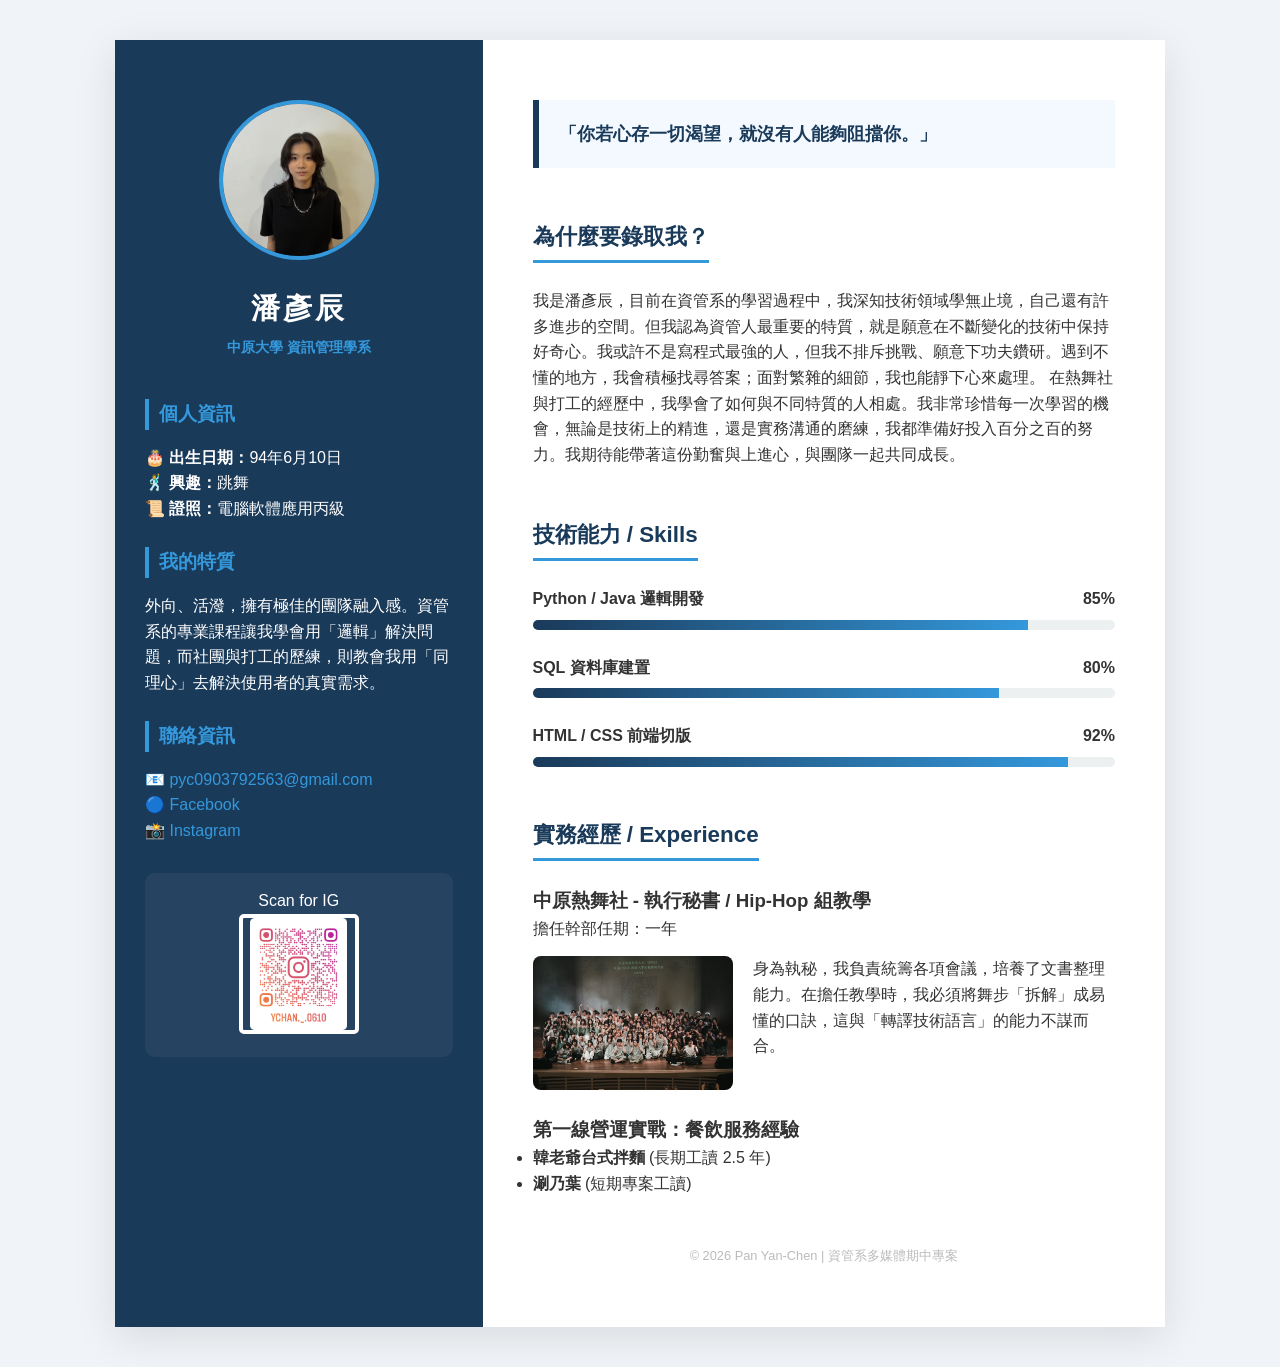
<file: index.html>
<!DOCTYPE html>
<html lang="zh-TW">
<head>
    <meta charset="UTF-8">
    <meta name="viewport" content="width=device-width, initial-scale=1.0">
    <title>潘彥辰 | 個人期中履歷</title>
    <link rel="stylesheet" href="style.css">
</head>
<body>
    <div class="resume-container">
        
        <aside class="sidebar">
            <header class="profile-header">
                <div class="profile-photo">
                    <img src="images/me.jpg" alt="潘彥辰">
                </div>
                <h1>潘彥辰</h1>
                <p class="school-info">中原大學 資訊管理學系</p>
            </header>

            <nav class="sidebar-nav">
                <section class="contact-section">
                    <h3>個人資訊</h3>
                    <ul>
                        <li>🎂 <strong>出生日期：</strong>94年6月10日</li>
                        <li>🕺 <strong>興趣：</strong>跳舞</li>
                        <li>📜 <strong>證照：</strong>電腦軟體應用丙級</li>
                    </ul>
                </section>

                <section class="personality">
                    <br>
                    <h3>我的特質</h3>
                    <p>外向、活潑，擁有極佳的團隊融入感。資管系的專業課程讓我學會用「邏輯」解決問題，而社團與打工的歷練，則教會我用「同理心」去解決使用者的真實需求。</p>
                </section>

                <section class="contact-section">
                    <br>
                    <h3>聯絡資訊</h3>
                    <ul>
                        <li>📧 <a href="mailto:pyc0903792563@gmail.com">pyc0903792563@gmail.com</a></li>
                        <li>🔵 <a href="https://www.facebook.com/profile.php?id=100006987975552" target="_blank">Facebook</a></li>
                        <li>📸 <a href="https://www.instagram.com/ychan._.0610/" target="_blank">Instagram</a></li>
                    </ul>
                    <div class="qr-code-area">
                        <p>Scan for IG</p>
                        <img src="images/ig.png" alt="IG QR Code">
                    </div>
                </section>
            </nav>
        </aside>

        <main class="main-content">
            <section class="slogan-block">
                <blockquote>「你若心存一切渴望，就沒有人能夠阻擋你。」</blockquote>
            </section>

            <section class="content-block">
                <br>
                <br>
                <h2 class="section-title">為什麼要錄取我？</h2>
                <p>我是潘彥辰，目前在資管系的學習過程中，我深知技術領域學無止境，自己還有許多進步的空間。但我認為資管人最重要的特質，就是願意在不斷變化的技術中保持好奇心。我或許不是寫程式最強的人，但我不排斥挑戰、願意下功夫鑽研。遇到不懂的地方，我會積極找尋答案；面對繁雜的細節，我也能靜下心來處理。
在熱舞社與打工的經歷中，我學會了如何與不同特質的人相處。我非常珍惜每一次學習的機會，無論是技術上的精進，還是實務溝通的磨練，我都準備好投入百分之百的努力。我期待能帶著這份勤奮與上進心，與團隊一起共同成長。</p>
            </section>

            <section class="content-block">
                <h2 class="section-title">技術能力 / Skills</h2>
                <div class="skill-item">
                    <div class="skill-label"><span>Python / Java 邏輯開發</span><span>85%</span></div>
                    <div class="bar-bg"><div class="bar-fill" style="--target-width: 85%;"></div></div>
                </div>
                <div class="skill-item">
                    <div class="skill-label"><span>SQL 資料庫建置</span><span>80%</span></div>
                    <div class="bar-bg"><div class="bar-fill" style="--target-width: 80%;"></div></div>
                </div>
                <div class="skill-item">
                    <div class="skill-label"><span>HTML / CSS 前端切版</span><span>92%</span></div>
                    <div class="bar-bg"><div class="bar-fill" style="--target-width: 92%;"></div></div>
                </div>
            </section>

            <section class="content-block">
                <h2 class="section-title">實務經歷 / Experience</h2>
                <article class="exp-article">
                    <h3>中原熱舞社 - 執行秘書 / Hip-Hop 組教學</h3>
                    <p class="date">擔任幹部任期：一年</p>
                    <div class="exp-detail">
                        <img src="images/club.jpg" alt="熱舞社活動照片" class="exp-img">
                        <div class="exp-text">
                            <p>身為執秘，我負責統籌各項會議，培養了文書整理能力。在擔任教學時，我必須將舞步「拆解」成易懂的口訣，這與「轉譯技術語言」的能力不謀而合。</p>
                        </div>
                    </div>
                </article>

                <article class="exp-article">
                    <br>
                    <h3>第一線營運實戰：餐飲服務經驗</h3>
                    <ul>
                        <li><strong>韓老爺台式拌麵</strong> (長期工讀 2.5 年)</li>
                        <li><strong>涮乃葉</strong> (短期專案工讀)</li>
                    </ul>
                </article>
            </section>

            <footer class="site-footer">
                <p>© 2026 Pan Yan-Chen | 資管系多媒體期中專案</p>
            </footer>
        </main>
    </div>
</body>
</html>
</file>
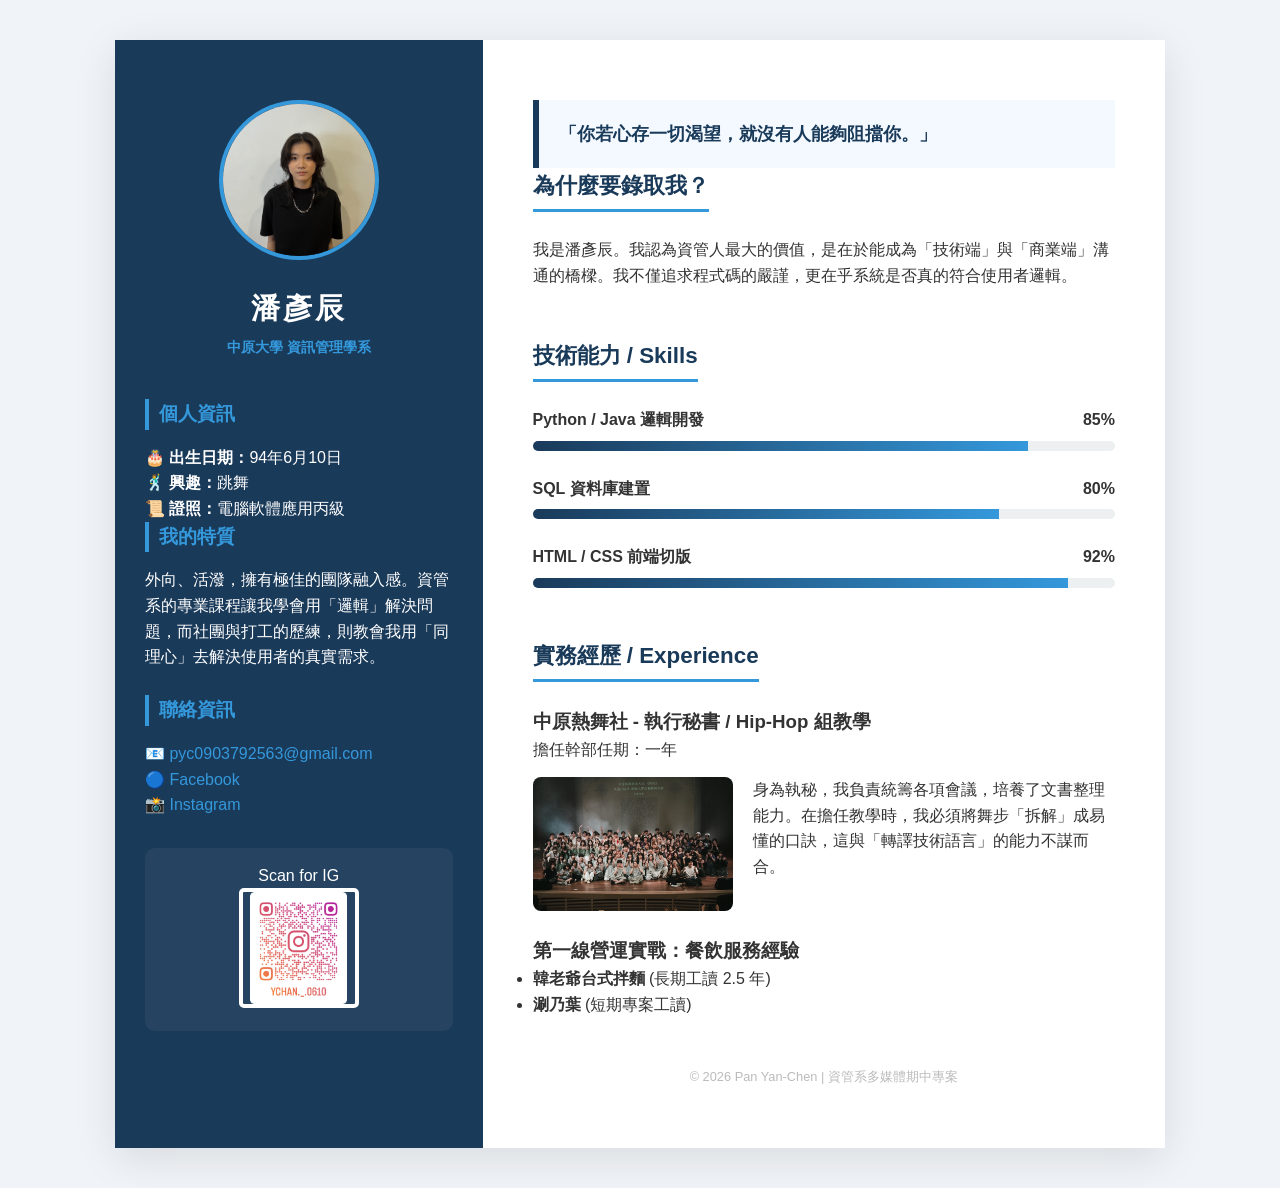
<file: mid.html>
<!DOCTYPE html>
<html lang="zh-TW">
<head>
    <meta charset="UTF-8">
    <meta name="viewport" content="width=device-width, initial-scale=1.0">
    <title>潘彥辰 | 個人期中履歷</title>
    <link rel="stylesheet" href="style.css">
</head>
<body>
    <div class="resume-container">
        
        <aside class="sidebar">
            <header class="profile-header">
                <div class="profile-photo">
                    <img src="images/me.jpg" alt="潘彥辰">
                </div>
                <h1>潘彥辰</h1>
                <p class="school-info">中原大學 資訊管理學系</p>
            </header>

            <nav class="sidebar-nav">
                <section class="contact-section">
                    <h3>個人資訊</h3>
                    <ul>
                        <li>🎂 <strong>出生日期：</strong>94年6月10日</li>
                        <li>🕺 <strong>興趣：</strong>跳舞</li>
                        <li>📜 <strong>證照：</strong>電腦軟體應用丙級</li>
                    </ul>
                </section>

                <section class="personality">
                    <h3>我的特質</h3>
                    <p>外向、活潑，擁有極佳的團隊融入感。資管系的專業課程讓我學會用「邏輯」解決問題，而社團與打工的歷練，則教會我用「同理心」去解決使用者的真實需求。</p>
                </section>

                <section class="contact-section">
                    <br>
                    <h3>聯絡資訊</h3>
                    <ul>
                        <li>📧 <a href="mailto:pyc0903792563@gmail.com">pyc0903792563@gmail.com</a></li>
                        <li>🔵 <a href="https://www.facebook.com/profile.php?id=100006987975552" target="_blank">Facebook</a></li>
                        <li>📸 <a href="https://www.instagram.com/ychan._.0610/" target="_blank">Instagram</a></li>
                    </ul>
                    <div class="qr-code-area">
                        <p>Scan for IG</p>
                        <img src="images/ig.png" alt="IG QR Code">
                    </div>
                </section>
            </nav>
        </aside>

        <main class="main-content">
            <section class="slogan-block">
                <blockquote>「你若心存一切渴望，就沒有人能夠阻擋你。」</blockquote>
            </section>

            <section class="content-block">
                <h2 class="section-title">為什麼要錄取我？</h2>
                <p>我是潘彥辰。我認為資管人最大的價值，是在於能成為「技術端」與「商業端」溝通的橋樑。我不僅追求程式碼的嚴謹，更在乎系統是否真的符合使用者邏輯。</p>
            </section>

            <section class="content-block">
                <h2 class="section-title">技術能力 / Skills</h2>
                <div class="skill-item">
                    <div class="skill-label"><span>Python / Java 邏輯開發</span><span>85%</span></div>
                    <div class="bar-bg"><div class="bar-fill" style="--target-width: 85%;"></div></div>
                </div>
                <div class="skill-item">
                    <div class="skill-label"><span>SQL 資料庫建置</span><span>80%</span></div>
                    <div class="bar-bg"><div class="bar-fill" style="--target-width: 80%;"></div></div>
                </div>
                <div class="skill-item">
                    <div class="skill-label"><span>HTML / CSS 前端切版</span><span>92%</span></div>
                    <div class="bar-bg"><div class="bar-fill" style="--target-width: 92%;"></div></div>
                </div>
            </section>

            <section class="content-block">
                <h2 class="section-title">實務經歷 / Experience</h2>
                <article class="exp-article">
                    <h3>中原熱舞社 - 執行秘書 / Hip-Hop 組教學</h3>
                    <p class="date">擔任幹部任期：一年</p>
                    <div class="exp-detail">
                        <img src="images/club.jpg" alt="熱舞社活動照片" class="exp-img">
                        <div class="exp-text">
                            <p>身為執秘，我負責統籌各項會議，培養了文書整理能力。在擔任教學時，我必須將舞步「拆解」成易懂的口訣，這與「轉譯技術語言」的能力不謀而合。</p>
                        </div>
                    </div>
                </article>

                <article class="exp-article">
                    <br>
                    <h3>第一線營運實戰：餐飲服務經驗</h3>
                    <ul>
                        <li><strong>韓老爺台式拌麵</strong> (長期工讀 2.5 年)</li>
                        <li><strong>涮乃葉</strong> (短期專案工讀)</li>
                    </ul>
                </article>
            </section>

            <footer class="site-footer">
                <p>© 2026 Pan Yan-Chen | 資管系多媒體期中專案</p>
            </footer>
        </main>
    </div>
</body>
</html>
</file>
<file: style.css>
/* 基本重置，先把內建的間距通通歸零 */
* {
    margin: 0;
    padding: 0;
    box-sizing: border-box;
}

body {
    background-color: #f0f3f7;
    font-family: 'PingFang TC', 'Microsoft JhengHei', sans-serif;
    color: #333;
    line-height: 1.6;
}

/* 履歷外殼：電腦版用 flex 左右排 */
.resume-container {
    display: flex;
    max-width: 1050px;
    margin: 40px auto;
    background-color: #ffffff;
    box-shadow: 0 10px 40px rgba(0, 0, 0, 0.1);
    min-height: 100vh;
}

/* --- 左側邊欄 --- */
.sidebar {
    width: 35%;
    background-color: #1a3a5a;
    color: #ffffff;
    padding: 60px 30px;
}

/* 側邊欄小標題：維持藍色字體與左裝飾線 */
.sidebar h3 {
    color: #3498db; 
    margin-bottom: 15px;
    font-size: 1.2em;
    border-left: 4px solid #3498db;
    padding-left: 10px;
}

.profile-photo {
    width: 160px;
    height: 160px;
    border: 4px solid #3498db;
    border-radius: 50%;
    margin: 0 auto 25px;
    overflow: hidden;
    background: #fff;
    transition: transform 0.4s ease;
}

/* 滑鼠滑過去頭像會稍微放大 */
.profile-photo:hover { transform: scale(1.05); }

.profile-photo img {
    width: 100%;
    height: 100%;
    object-fit: cover;
}

.sidebar h1 { text-align: center; font-size: 1.8em; letter-spacing: 3px; margin-bottom: 5px; color: #fff; }
.school-info { text-align: center; color: #3498db; font-size: 0.9em; font-weight: bold; margin-bottom: 40px; }

/* IG QR Code 的外框與排版 */
.qr-code-area {
    margin-top: 30px;
    text-align: center;
    background: rgba(255, 255, 255, 0.05);
    padding: 15px;
    border-radius: 10px;
}

.qr-code-area img {
    width: 120px;
    height: 120px;
    object-fit: contain;
    border: 4px solid #fff;
    border-radius: 5px;
}

/* --- 右側主內容 --- */
.main-content {
    width: 65%;
    padding: 60px 50px;
}

/* 讓右邊區塊有一格一格浮起來的感覺 */
.content-block {
    margin-bottom: 50px;
    opacity: 0;
    transform: translateY(20px);
    animation: fadeInUp 0.8s ease-out forwards;
}

/* 延遲動畫，讓區塊一個一個跑出來 */
.content-block:nth-child(1) { animation-delay: 0.2s; }
.content-block:nth-child(2) { animation-delay: 0.4s; }
.content-block:nth-child(3) { animation-delay: 0.6s; }

@keyframes fadeInUp {
    to { opacity: 1; transform: translateY(0); }
}

/* --- 技能條動畫 --- */
.skill-item { margin-bottom: 25px; }
.skill-label { display: flex; justify-content: space-between; font-weight: bold; margin-bottom: 8px; }
.bar-bg { background: #ecf0f1; height: 10px; border-radius: 5px; overflow: hidden; }

.bar-fill {
    background: linear-gradient(90deg, #1a3a5a, #3498db);
    height: 100%;
    width: 0;
    animation: fillProgress 1.5s ease-in-out forwards;
    animation-delay: 1s;
}

@keyframes fillProgress {
    from { width: 0; }
    to { width: var(--target-width); }
}

/* --- 經歷照片排版 --- */
.exp-detail { display: flex; align-items: flex-start; margin-top: 15px; }
.exp-img {
    width: 200px;
    border-radius: 8px;
    margin-right: 20px;
    transition: transform 0.3s ease;
}
.exp-img:hover { transform: scale(1.03); }

/* --- 裝飾性標籤與連結 --- */
.section-title {
    font-size: 1.4em;
    color: #1a3a5a;
    border-bottom: 3px solid #3498db;
    margin-bottom: 25px;
    padding-bottom: 5px;
    display: inline-block;
}

.slogan-block blockquote {
    font-size: 1.1em;
    font-weight: bold;
    color: #1a3a5a;
    background: #f4f9ff;
    padding: 20px;
    border-left: 6px solid #1a3a5a;
}

.contact-section ul { list-style: none; }
.contact-section a { color: #3498db; text-decoration: none; }
.site-footer { text-align: center; color: #bbb; font-size: 0.8em; margin-top: 50px; }

/* --- RWD 手機版優化區塊 (重要！) --- */
@media (max-width: 768px) {
    /* 手機上把左右排版改成上下排 */
    .resume-container {
        flex-direction: column;
        margin: 0;
    }

    /* 讓側邊欄跟主內容在手機上都佔滿寬度 */
    .sidebar, .main-content {
        width: 100%;
        padding: 40px 25px;
    }

    /* 經歷的照片與文字在手機上也改成上下排，比較不擠 */
    .exp-detail {
        flex-direction: column;
    }

    .exp-img {
        width: 100%;
        margin-right: 0;
        margin-bottom: 15px;
    }
}
</file>
